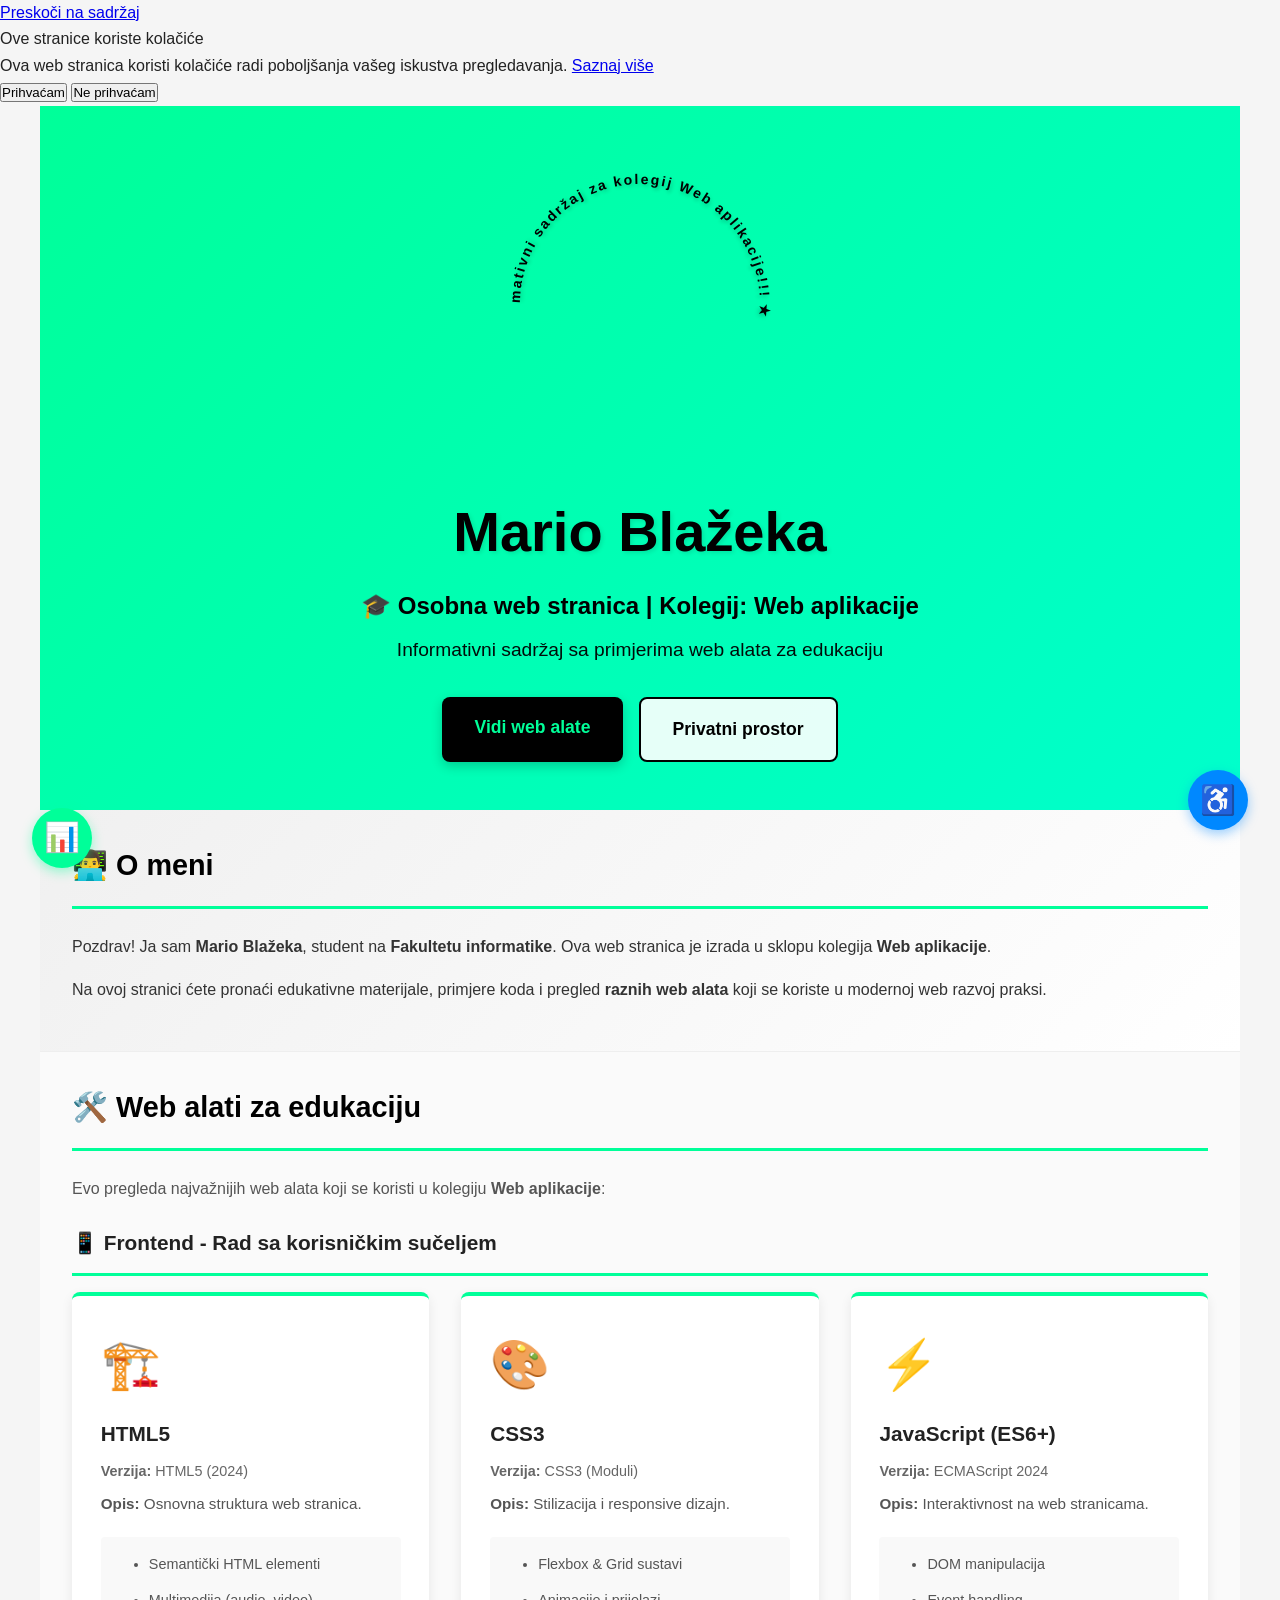
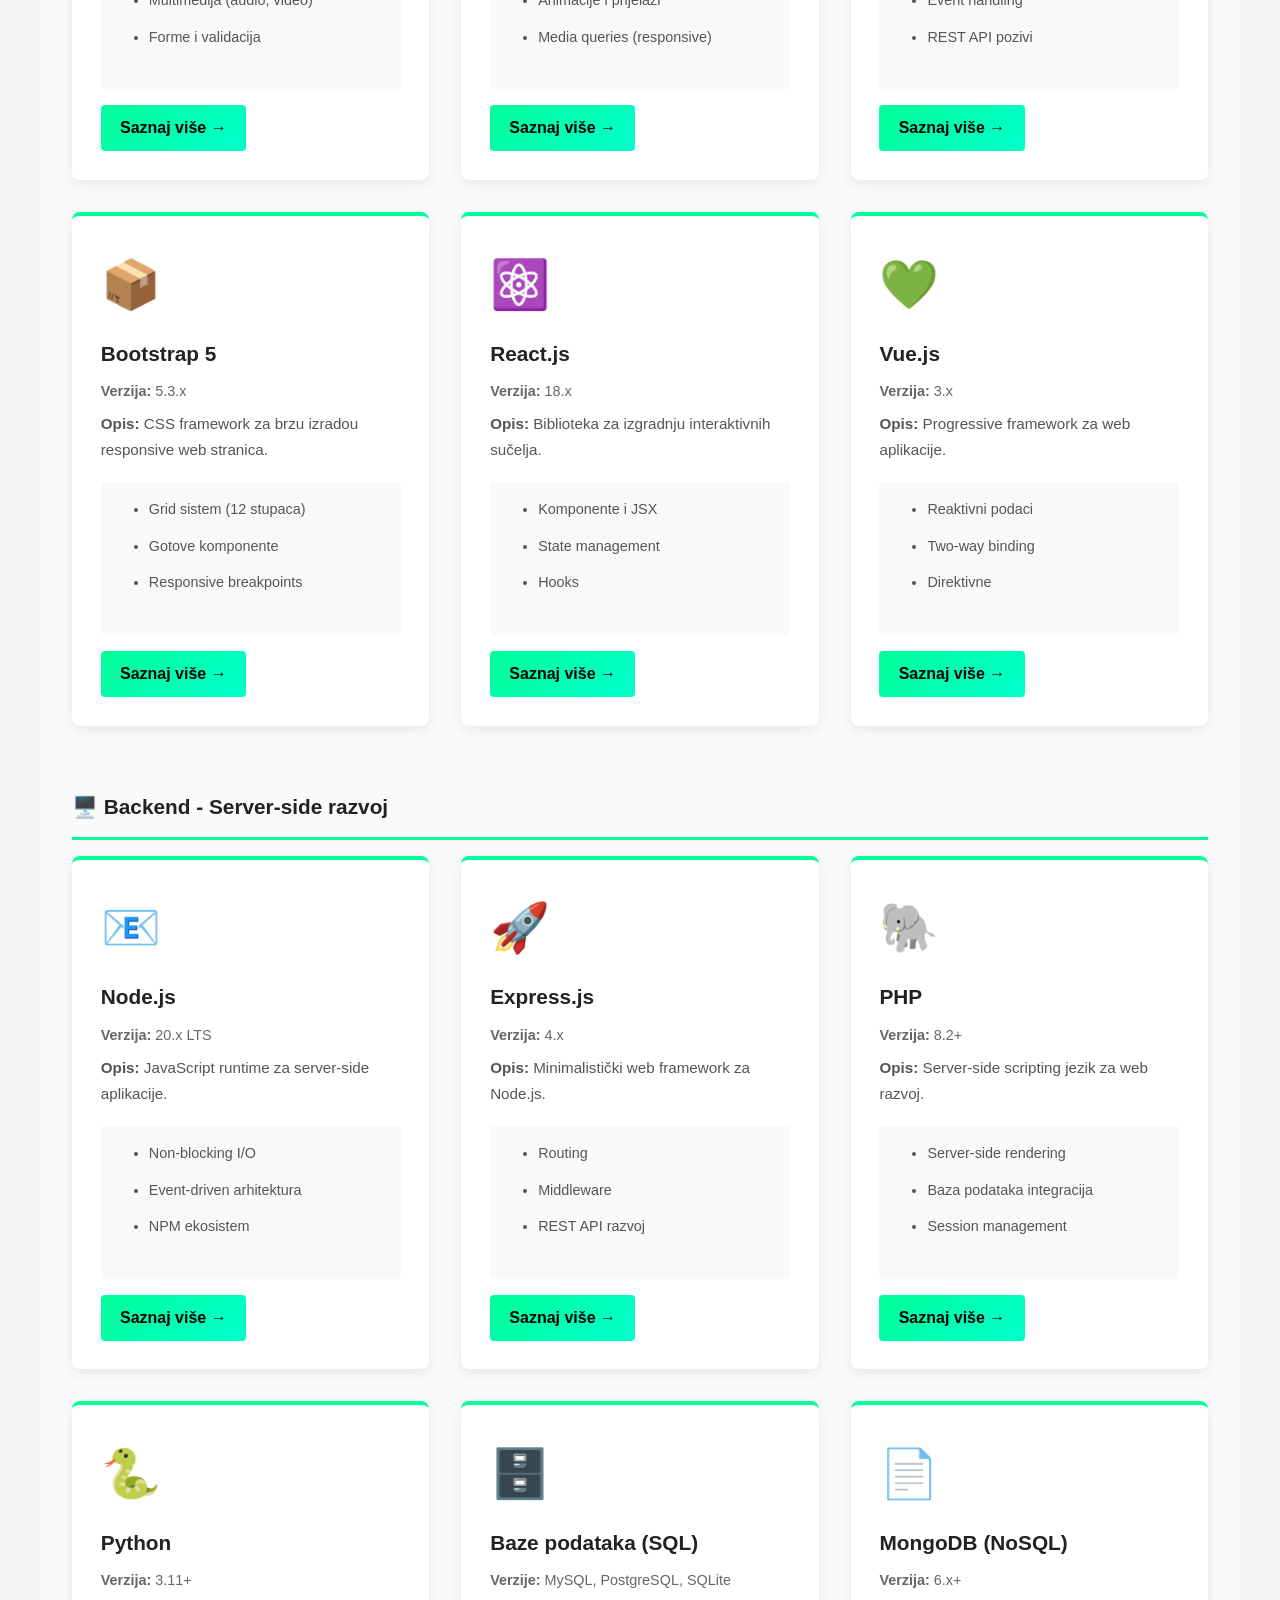
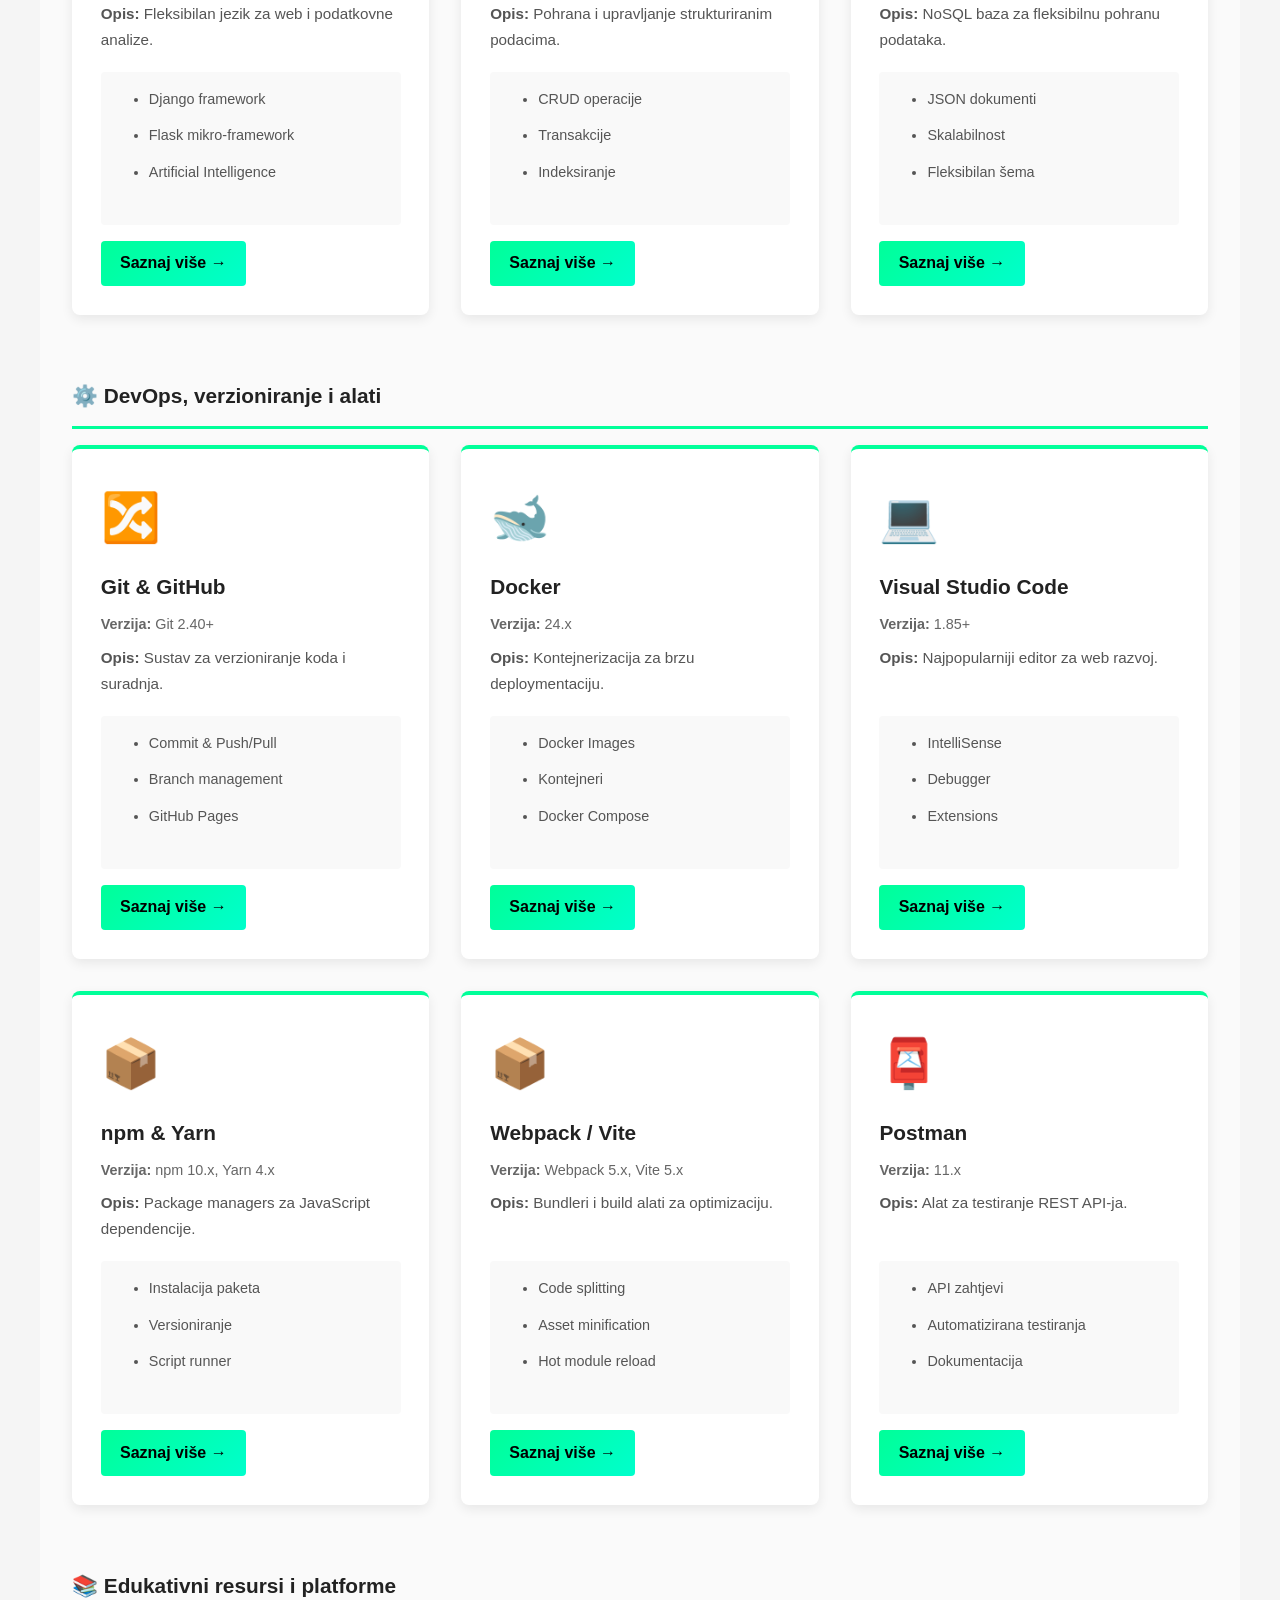
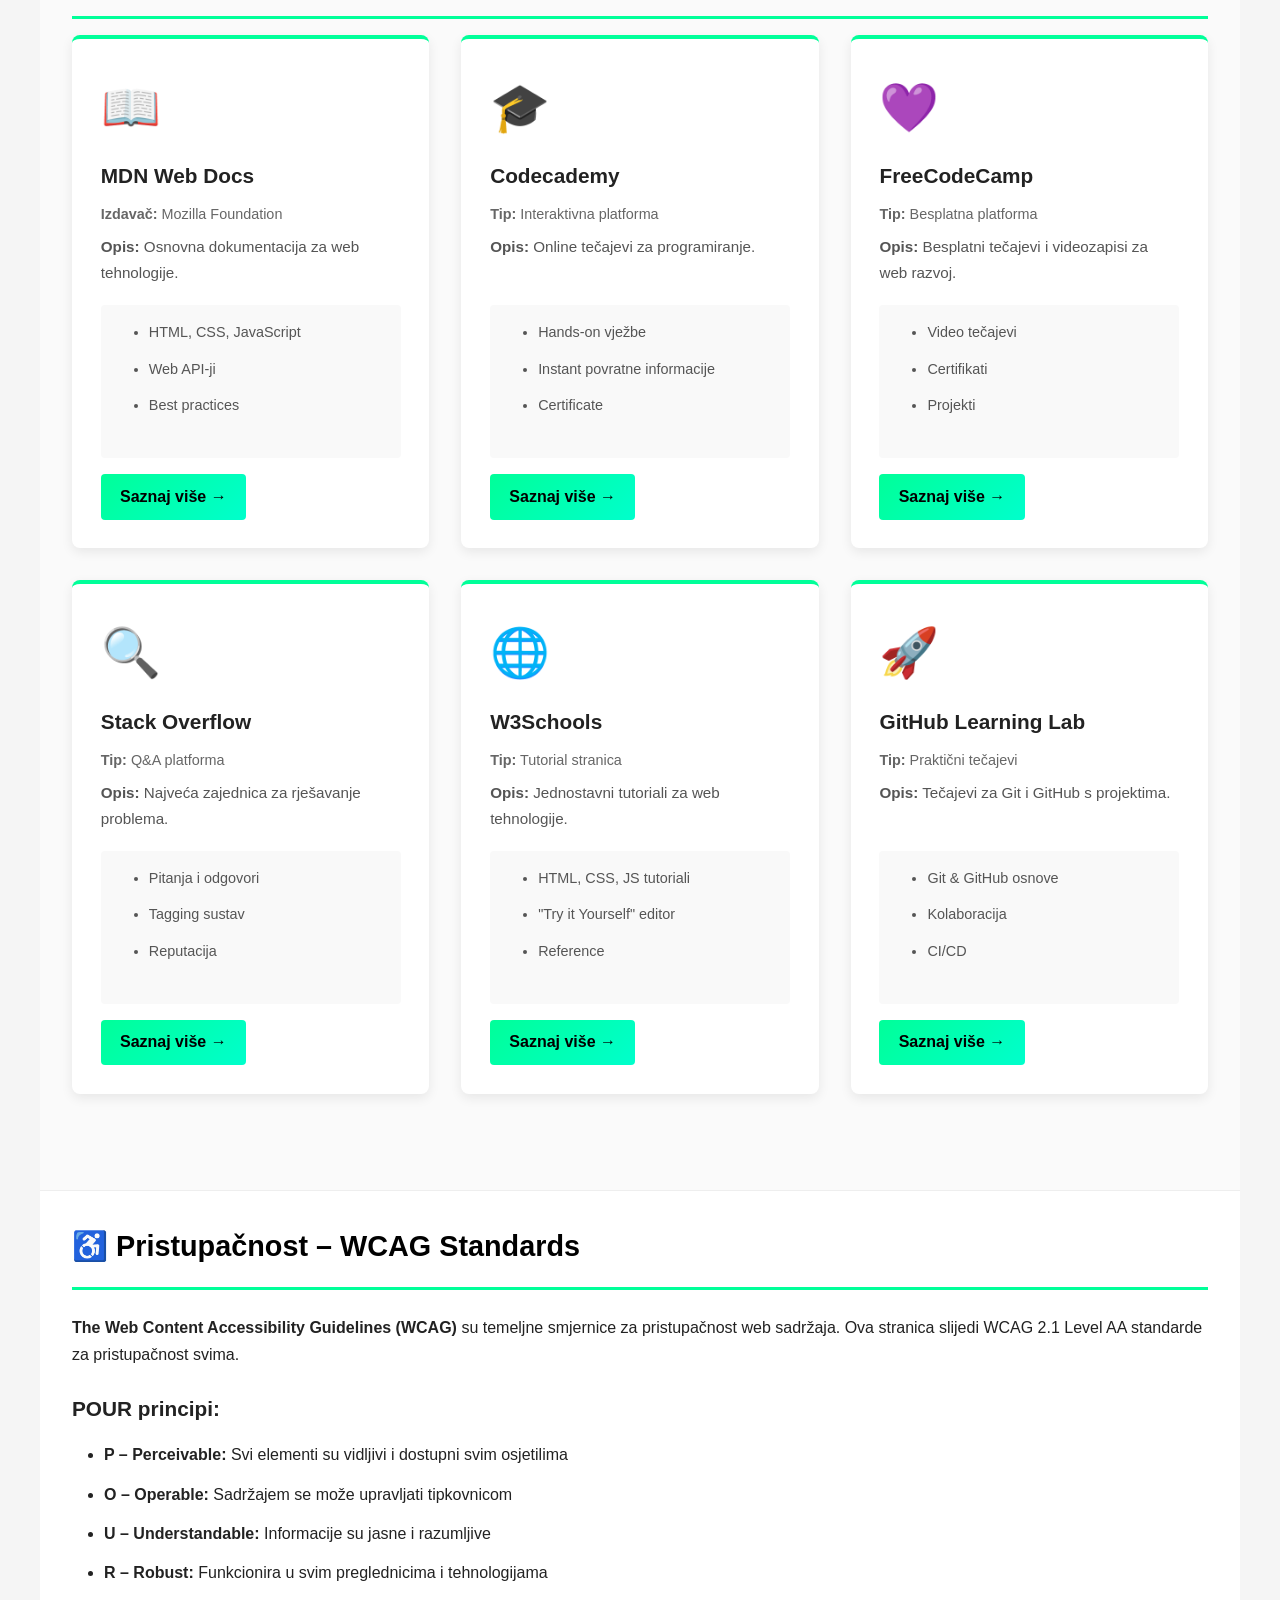
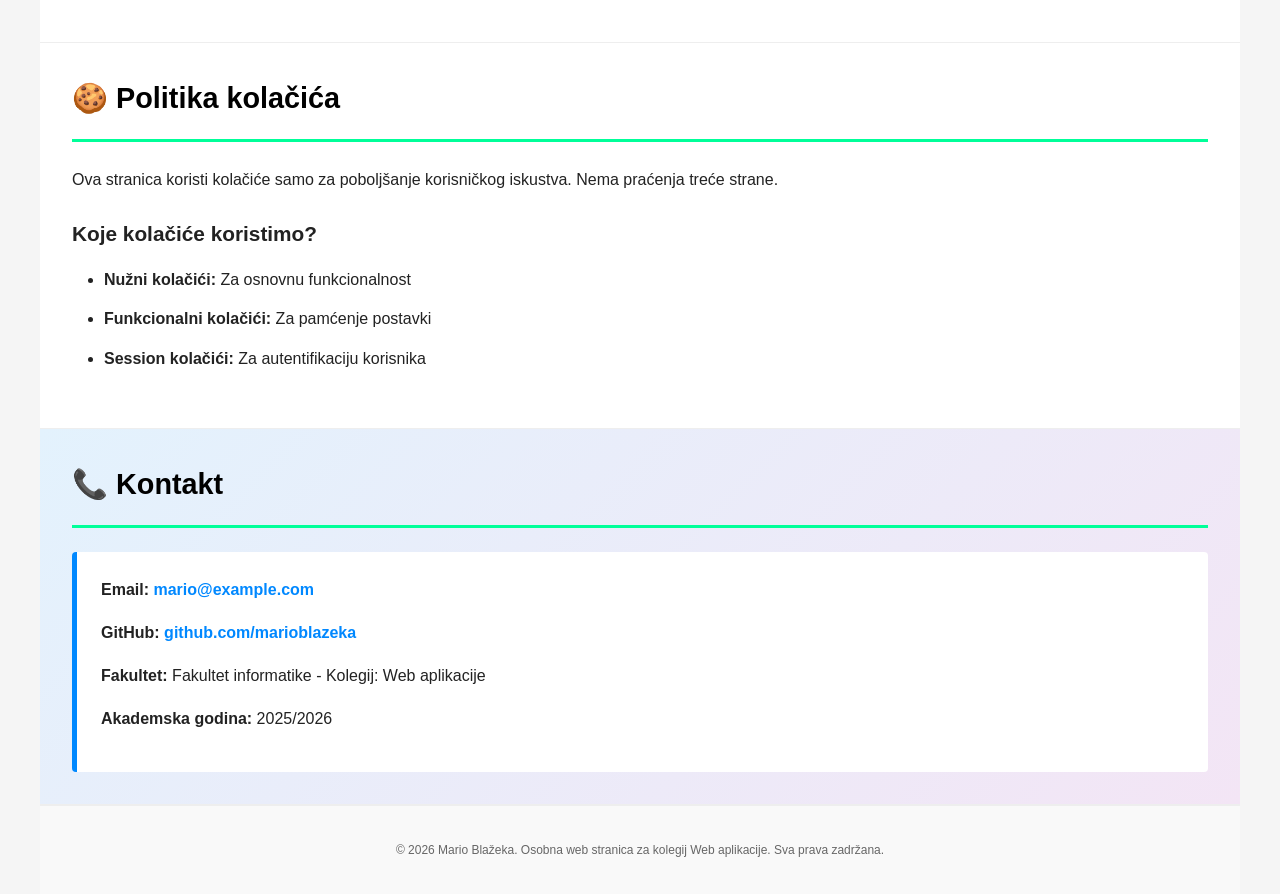
<file: index.html>
<!DOCTYPE html>
<html lang="hr">
<head>
    <meta charset="UTF-8">
    <meta name="viewport" content="width=device-width, initial-scale=1.0">
    <meta name="description" content="Mario Blažeka - Osobna web stranica | Web aplikacije - Edukativni sadržaj sa web alatima">
    <title>Mario Blažeka – Osobna web stranica | Web aplikacije</title>
    
    <!-- FAVICON - sa tekstom -->
    <link rel="icon" type="image/svg+xml" href="favicon.svg">
    <link rel="apple-touch-icon" href="favicon.svg">
    
    <link rel="stylesheet" href="css/style.css">
</head>
<body>

    <!-- JAVASCRIPT ZA TRČEĆI TEKST U KARTICI -->
    <script>
        // Tekst koji se vrti u kartici
        const scrollingText = "★ Mario Blažeka : Mario Blažeka osobna Web stranica, primjer sa raznim web alatima za edukaciju! Informativni sadržaj za kolegij Web aplikacije!!! ★ ";
        let position = 0;

        // Funkcija za ažuriranje naslova kartice
        function updateTabTitle() {
            // Pomakni poziciju
            position = (position + 1) % scrollingText.length;
            
            // Prikaži dio teksta koji "trči"
            const displayText = scrollingText.substring(position) + scrollingText.substring(0, position);
            
            // Postavi naslov kartice
            document.title = displayText.substring(0, 60); // Prikaži samo prvih 60 znakova
        }

        // Pokreni animaciju svakih 200ms (bržina trčanja)
        setInterval(updateTabTitle, 200);

        // Vrati originalni naslov kad korisnik vrati fokus na tab
        document.addEventListener('visibilitychange', function() {
            if (!document.hidden) {
                // Tab je fokusiran - vrati originalni naslov
                document.title = "Mario Blažeka – Osobna web stranica | Web aplikacije";
                position = 0;
            } else {
                // Tab je u pozadini - nastavi sa trčećim tekstom
            }
        });

        // Kad se tab zatvori/otakne
        window.addEventListener('blur', function() {
            document.title = "Mario Blažeka – Vrati se! 👈";
        });

        window.addEventListener('focus', function() {
            document.title = "Mario Blažeka – Osobna web stranica | Web aplikacije";
            position = 0;
        });
    </script>

    <!-- Skip to content -->
    <a id="pojo-a11y-skip-content" class="pojo-skip-link" tabindex="1" accesskey="s" href="#main-content" role="link">Preskoči na sadržaj</a>

    <!-- Kolačići banner -->
    <div id="cookie-banner" class="cookie-banner" role="dialog" aria-live="polite" aria-label="Obavijest o kolačićima">
        <div class="cookie-container">
            <div class="cookie-title">Ove stranice koriste kolačiće</div>
            <div class="cookie-desc">
                Ova web stranica koristi kolačiće radi poboljšanja vašeg iskustva pregledavanja. 
                <a href="#kolacici-section" class="cookie-more">Saznaj više</a>
            </div>
            <div class="cookie-buttons">
                <button id="accept-cookies" class="cookie-btn accept-btn">Prihvaćam</button>
                <button id="reject-cookies" class="cookie-btn reject-btn">Ne prihvaćam</button>
            </div>
        </div>
    </div>

    <main id="main-content" class="main-content" tabindex="-1">

        <!-- HERO SEKCIJA SA ANIMIRANIM TEKSTOM -->
        <header class="header hero-section">
            
            <!-- KREIRAJUĆI TEKST - Animirani tekst u krug -->
            <div class="rotating-text-container">
                <svg viewBox="0 0 300 300" class="rotating-text-svg">
                    <!-- Cirkularna putanja za tekst -->
                    <defs>
                        <path id="circlePath" 
                              d="M 150, 150 m -120, 0 a 120,120 0 1,1 240,0 a 120,120 0 1,1 -240,0" 
                              fill="none" />
                    </defs>
                    
                    <!-- Tekst koji se vrti u krug -->
                    <text class="rotating-text" font-size="18" font-weight="bold" fill="#000000" letter-spacing="4">
                        <textPath href="#circlePath" startOffset="0%" text-anchor="middle">
                            ★ Mario Blažeka osobna Web stranica  ★  Informativni sadržaj za kolegij Web aplikacije!!! ★
                        </textPath>
                    </text>
                </svg>
            </div>

            <div class="hero-content">
                <h1>Mario Blažeka</h1>
                <p class="subtitle">🎓 Osobna web stranica | Kolegij: Web aplikacije</p>
                <p class="description">Informativni sadržaj sa primjerima web alata za edukaciju</p>
                <div class="hero-buttons">
                    <a href="#web-alati" class="btn-primary">Vidi web alate</a>
                    <a href="login.html" class="btn-secondary">Privatni prostor</a>
                </div>
            </div>
        </header>

        <!-- O MENI SEKCIJA -->
        <section class="section about-section" aria-labelledby="about-title">
            <h2 id="about-title">👨‍💻 O meni</h2>
            <div class="about-content">
                <p>
                    Pozdrav! Ja sam <strong>Mario Blažeka</strong>, student na <strong>Fakultetu informatike</strong>.
                    Ova web stranica je izrada u sklopu kolegija <strong>Web aplikacije</strong>.
                </p>
                <p>
                    Na ovoj stranici ćete pronaći edukativne materijale, primjere koda i pregled 
                    <strong>raznih web alata</strong> koji se koriste u modernoj web razvoj praksi.
                </p>
            </div>
        </section>

        <!-- WEB ALATI SEKCIJA -->
        <section id="web-alati" class="section web-tools-section" aria-labelledby="tools-title">
            <h2 id="tools-title">🛠️ Web alati za edukaciju</h2>
            <p class="intro-text">
                Evo pregleda najvažnijih web alata koji se koristi u kolegiju <strong>Web aplikacije</strong>:
            </p>

            <!-- FRONTEND -->
            <div class="tools-category">
                <h3>📱 Frontend - Rad sa korisničkim sučeljem</h3>
                <div class="tools-grid">
                    <div class="tool-card">
                        <div class="tool-icon">🏗️</div>
                        <h4>HTML5</h4>
                        <p><strong>Verzija:</strong> HTML5 (2024)</p>
                        <p><strong>Opis:</strong> Osnovna struktura web stranica.</p>
                        <div class="tool-features">
                            <ul>
                                <li>Semantički HTML elementi</li>
                                <li>Multimedija (audio, video)</li>
                                <li>Forme i validacija</li>
                            </ul>
                        </div>
                        <a href="https://developer.mozilla.org/en-US/docs/Web/HTML" target="_blank" class="btn-link">Saznaj više →</a>
                    </div>

                    <div class="tool-card">
                        <div class="tool-icon">🎨</div>
                        <h4>CSS3</h4>
                        <p><strong>Verzija:</strong> CSS3 (Moduli)</p>
                        <p><strong>Opis:</strong> Stilizacija i responsive dizajn.</p>
                        <div class="tool-features">
                            <ul>
                                <li>Flexbox & Grid sustavi</li>
                                <li>Animacije i prijelazi</li>
                                <li>Media queries (responsive)</li>
                            </ul>
                        </div>
                        <a href="https://developer.mozilla.org/en-US/docs/Web/CSS" target="_blank" class="btn-link">Saznaj više →</a>
                    </div>

                    <div class="tool-card">
                        <div class="tool-icon">⚡</div>
                        <h4>JavaScript (ES6+)</h4>
                        <p><strong>Verzija:</strong> ECMAScript 2024</p>
                        <p><strong>Opis:</strong> Interaktivnost na web stranicama.</p>
                        <div class="tool-features">
                            <ul>
                                <li>DOM manipulacija</li>
                                <li>Event handling</li>
                                <li>REST API pozivi</li>
                            </ul>
                        </div>
                        <a href="https://developer.mozilla.org/en-US/docs/Web/JavaScript" target="_blank" class="btn-link">Saznaj više →</a>
                    </div>

                    <div class="tool-card">
                        <div class="tool-icon">📦</div>
                        <h4>Bootstrap 5</h4>
                        <p><strong>Verzija:</strong> 5.3.x</p>
                        <p><strong>Opis:</strong> CSS framework za brzu izradou responsive web stranica.</p>
                        <div class="tool-features">
                            <ul>
                                <li>Grid sistem (12 stupaca)</li>
                                <li>Gotove komponente</li>
                                <li>Responsive breakpoints</li>
                            </ul>
                        </div>
                        <a href="https://getbootstrap.com/" target="_blank" class="btn-link">Saznaj više →</a>
                    </div>

                    <div class="tool-card">
                        <div class="tool-icon">⚛️</div>
                        <h4>React.js</h4>
                        <p><strong>Verzija:</strong> 18.x</p>
                        <p><strong>Opis:</strong> Biblioteka za izgradnju interaktivnih sučelja.</p>
                        <div class="tool-features">
                            <ul>
                                <li>Komponente i JSX</li>
                                <li>State management</li>
                                <li>Hooks</li>
                            </ul>
                        </div>
                        <a href="https://react.dev/" target="_blank" class="btn-link">Saznaj više →</a>
                    </div>

                    <div class="tool-card">
                        <div class="tool-icon">💚</div>
                        <h4>Vue.js</h4>
                        <p><strong>Verzija:</strong> 3.x</p>
                        <p><strong>Opis:</strong> Progressive framework za web aplikacije.</p>
                        <div class="tool-features">
                            <ul>
                                <li>Reaktivni podaci</li>
                                <li>Two-way binding</li>
                                <li>Direktivne</li>
                            </ul>
                        </div>
                        <a href="https://vuejs.org/" target="_blank" class="btn-link">Saznaj više →</a>
                    </div>
                </div>
            </div>

            <!-- BACKEND -->
            <div class="tools-category">
                <h3>🖥️ Backend - Server-side razvoj</h3>
                <div class="tools-grid">
                    <div class="tool-card">
                        <div class="tool-icon">📧</div>
                        <h4>Node.js</h4>
                        <p><strong>Verzija:</strong> 20.x LTS</p>
                        <p><strong>Opis:</strong> JavaScript runtime za server-side aplikacije.</p>
                        <div class="tool-features">
                            <ul>
                                <li>Non-blocking I/O</li>
                                <li>Event-driven arhitektura</li>
                                <li>NPM ekosistem</li>
                            </ul>
                        </div>
                        <a href="https://nodejs.org/" target="_blank" class="btn-link">Saznaj više →</a>
                    </div>

                    <div class="tool-card">
                        <div class="tool-icon">🚀</div>
                        <h4>Express.js</h4>
                        <p><strong>Verzija:</strong> 4.x</p>
                        <p><strong>Opis:</strong> Minimalistički web framework za Node.js.</p>
                        <div class="tool-features">
                            <ul>
                                <li>Routing</li>
                                <li>Middleware</li>
                                <li>REST API razvoj</li>
                            </ul>
                        </div>
                        <a href="https://expressjs.com/" target="_blank" class="btn-link">Saznaj više →</a>
                    </div>

                    <div class="tool-card">
                        <div class="tool-icon">🐘</div>
                        <h4>PHP</h4>
                        <p><strong>Verzija:</strong> 8.2+</p>
                        <p><strong>Opis:</strong> Server-side scripting jezik za web razvoj.</p>
                        <div class="tool-features">
                            <ul>
                                <li>Server-side rendering</li>
                                <li>Baza podataka integracija</li>
                                <li>Session management</li>
                            </ul>
                        </div>
                        <a href="https://www.php.net/" target="_blank" class="btn-link">Saznaj više →</a>
                    </div>

                    <div class="tool-card">
                        <div class="tool-icon">🐍</div>
                        <h4>Python</h4>
                        <p><strong>Verzija:</strong> 3.11+</p>
                        <p><strong>Opis:</strong> Fleksibilan jezik za web i podatkovne analize.</p>
                        <div class="tool-features">
                            <ul>
                                <li>Django framework</li>
                                <li>Flask mikro-framework</li>
                                <li>Artificial Intelligence</li>
                            </ul>
                        </div>
                        <a href="https://www.python.org/" target="_blank" class="btn-link">Saznaj više →</a>
                    </div>

                    <div class="tool-card">
                        <div class="tool-icon">🗄️</div>
                        <h4>Baze podataka (SQL)</h4>
                        <p><strong>Verzije:</strong> MySQL, PostgreSQL, SQLite</p>
                        <p><strong>Opis:</strong> Pohrana i upravljanje strukturiranim podacima.</p>
                        <div class="tool-features">
                            <ul>
                                <li>CRUD operacije</li>
                                <li>Transakcije</li>
                                <li>Indeksiranje</li>
                            </ul>
                        </div>
                        <a href="https://www.mysql.com/" target="_blank" class="btn-link">Saznaj više →</a>
                    </div>

                    <div class="tool-card">
                        <div class="tool-icon">📄</div>
                        <h4>MongoDB (NoSQL)</h4>
                        <p><strong>Verzija:</strong> 6.x+</p>
                        <p><strong>Opis:</strong> NoSQL baza za fleksibilnu pohranu podataka.</p>
                        <div class="tool-features">
                            <ul>
                                <li>JSON dokumenti</li>
                                <li>Skalabilnost</li>
                                <li>Fleksibilan šema</li>
                            </ul>
                        </div>
                        <a href="https://www.mongodb.com/" target="_blank" class="btn-link">Saznaj više →</a>
                    </div>
                </div>
            </div>

            <!-- DEVOPS -->
            <div class="tools-category">
                <h3>⚙️ DevOps, verzioniranje i alati</h3>
                <div class="tools-grid">
                    <div class="tool-card">
                        <div class="tool-icon">🔀</div>
                        <h4>Git & GitHub</h4>
                        <p><strong>Verzija:</strong> Git 2.40+</p>
                        <p><strong>Opis:</strong> Sustav za verzioniranje koda i suradnja.</p>
                        <div class="tool-features">
                            <ul>
                                <li>Commit & Push/Pull</li>
                                <li>Branch management</li>
                                <li>GitHub Pages</li>
                            </ul>
                        </div>
                        <a href="https://github.com/" target="_blank" class="btn-link">Saznaj više →</a>
                    </div>

                    <div class="tool-card">
                        <div class="tool-icon">🐋</div>
                        <h4>Docker</h4>
                        <p><strong>Verzija:</strong> 24.x</p>
                        <p><strong>Opis:</strong> Kontejnerizacija za brzu deploymentaciju.</p>
                        <div class="tool-features">
                            <ul>
                                <li>Docker Images</li>
                                <li>Kontejneri</li>
                                <li>Docker Compose</li>
                            </ul>
                        </div>
                        <a href="https://www.docker.com/" target="_blank" class="btn-link">Saznaj više →</a>
                    </div>

                    <div class="tool-card">
                        <div class="tool-icon">💻</div>
                        <h4>Visual Studio Code</h4>
                        <p><strong>Verzija:</strong> 1.85+</p>
                        <p><strong>Opis:</strong> Najpopularniji editor za web razvoj.</p>
                        <div class="tool-features">
                            <ul>
                                <li>IntelliSense</li>
                                <li>Debugger</li>
                                <li>Extensions</li>
                            </ul>
                        </div>
                        <a href="https://code.visualstudio.com/" target="_blank" class="btn-link">Saznaj više →</a>
                    </div>

                    <div class="tool-card">
                        <div class="tool-icon">📦</div>
                        <h4>npm & Yarn</h4>
                        <p><strong>Verzija:</strong> npm 10.x, Yarn 4.x</p>
                        <p><strong>Opis:</strong> Package managers za JavaScript dependencije.</p>
                        <div class="tool-features">
                            <ul>
                                <li>Instalacija paketa</li>
                                <li>Versioniranje</li>
                                <li>Script runner</li>
                            </ul>
                        </div>
                        <a href="https://www.npmjs.com/" target="_blank" class="btn-link">Saznaj više →</a>
                    </div>

                    <div class="tool-card">
                        <div class="tool-icon">📦</div>
                        <h4>Webpack / Vite</h4>
                        <p><strong>Verzija:</strong> Webpack 5.x, Vite 5.x</p>
                        <p><strong>Opis:</strong> Bundleri i build alati za optimizaciju.</p>
                        <div class="tool-features">
                            <ul>
                                <li>Code splitting</li>
                                <li>Asset minification</li>
                                <li>Hot module reload</li>
                            </ul>
                        </div>
                        <a href="https://webpack.js.org/" target="_blank" class="btn-link">Saznaj više →</a>
                    </div>

                    <div class="tool-card">
                        <div class="tool-icon">📮</div>
                        <h4>Postman</h4>
                        <p><strong>Verzija:</strong> 11.x</p>
                        <p><strong>Opis:</strong> Alat za testiranje REST API-ja.</p>
                        <div class="tool-features">
                            <ul>
                                <li>API zahtjevi</li>
                                <li>Automatizirana testiranja</li>
                                <li>Dokumentacija</li>
                            </ul>
                        </div>
                        <a href="https://www.postman.com/" target="_blank" class="btn-link">Saznaj više →</a>
                    </div>
                </div>
            </div>

            <!-- EDUKACIJA -->
            <div class="tools-category">
                <h3>📚 Edukativni resursi i platforme</h3>
                <div class="tools-grid">
                    <div class="tool-card">
                        <div class="tool-icon">📖</div>
                        <h4>MDN Web Docs</h4>
                        <p><strong>Izdavač:</strong> Mozilla Foundation</p>
                        <p><strong>Opis:</strong> Osnovna dokumentacija za web tehnologije.</p>
                        <div class="tool-features">
                            <ul>
                                <li>HTML, CSS, JavaScript</li>
                                <li>Web API-ji</li>
                                <li>Best practices</li>
                            </ul>
                        </div>
                        <a href="https://developer.mozilla.org/" target="_blank" class="btn-link">Saznaj više →</a>
                    </div>

                    <div class="tool-card">
                        <div class="tool-icon">🎓</div>
                        <h4>Codecademy</h4>
                        <p><strong>Tip:</strong> Interaktivna platforma</p>
                        <p><strong>Opis:</strong> Online tečajevi za programiranje.</p>
                        <div class="tool-features">
                            <ul>
                                <li>Hands-on vježbe</li>
                                <li>Instant povratne informacije</li>
                                <li>Certificate</li>
                            </ul>
                        </div>
                        <a href="https://www.codecademy.com/" target="_blank" class="btn-link">Saznaj više →</a>
                    </div>

                    <div class="tool-card">
                        <div class="tool-icon">💜</div>
                        <h4>FreeCodeCamp</h4>
                        <p><strong>Tip:</strong> Besplatna platforma</p>
                        <p><strong>Opis:</strong> Besplatni tečajevi i videozapisi za web razvoj.</p>
                        <div class="tool-features">
                            <ul>
                                <li>Video tečajevi</li>
                                <li>Certifikati</li>
                                <li>Projekti</li>
                            </ul>
                        </div>
                        <a href="https://www.freecodecamp.org/" target="_blank" class="btn-link">Saznaj više →</a>
                    </div>

                    <div class="tool-card">
                        <div class="tool-icon">🔍</div>
                        <h4>Stack Overflow</h4>
                        <p><strong>Tip:</strong> Q&A platforma</p>
                        <p><strong>Opis:</strong> Najveća zajednica za rješavanje problema.</p>
                        <div class="tool-features">
                            <ul>
                                <li>Pitanja i odgovori</li>
                                <li>Tagging sustav</li>
                                <li>Reputacija</li>
                            </ul>
                        </div>
                        <a href="https://stackoverflow.com/" target="_blank" class="btn-link">Saznaj više →</a>
                    </div>

                    <div class="tool-card">
                        <div class="tool-icon">🌐</div>
                        <h4>W3Schools</h4>
                        <p><strong>Tip:</strong> Tutorial stranica</p>
                        <p><strong>Opis:</strong> Jednostavni tutoriali za web tehnologije.</p>
                        <div class="tool-features">
                            <ul>
                                <li>HTML, CSS, JS tutoriali</li>
                                <li>"Try it Yourself" editor</li>
                                <li>Reference</li>
                            </ul>
                        </div>
                        <a href="https://www.w3schools.com/" target="_blank" class="btn-link">Saznaj više →</a>
                    </div>

                    <div class="tool-card">
                        <div class="tool-icon">🚀</div>
                        <h4>GitHub Learning Lab</h4>
                        <p><strong>Tip:</strong> Praktični tečajevi</p>
                        <p><strong>Opis:</strong> Tečajevi za Git i GitHub s projektima.</p>
                        <div class="tool-features">
                            <ul>
                                <li>Git & GitHub osnove</li>
                                <li>Kolaboracija</li>
                                <li>CI/CD</li>
                            </ul>
                        </div>
                        <a href="https://github.com/skills" target="_blank" class="btn-link">Saznaj više →</a>
                    </div>
                </div>
            </div>
        </section>

        <!-- PRISTUPAČNOST SEKCIJA -->
        <section class="section" aria-labelledby="wcag-title">
            <h2 id="wcag-title">♿ Pristupačnost – WCAG Standards</h2>
            <p>
                <strong>The Web Content Accessibility Guidelines (WCAG)</strong> su temeljne smjernice za pristupačnost web sadržaja. 
                Ova stranica slijedi WCAG 2.1 Level AA standarde za pristupačnost svima.
            </p>
            <h3>POUR principi:</h3>
            <ul class="pour-list">
                <li><strong>P – Perceivable:</strong> Svi elementi su vidljivi i dostupni svim osjetilima</li>
                <li><strong>O – Operable:</strong> Sadržajem se može upravljati tipkovnicom</li>
                <li><strong>U – Understandable:</strong> Informacije su jasne i razumljive</li>
                <li><strong>R – Robust:</strong> Funkcionira u svim preglednicima i tehnologijama</li>
            </ul>
        </section>

        <!-- KOLAČIĆI SEKCIJA -->
        <section id="kolacici-section" class="section" aria-labelledby="cookie-policy">
            <h2 id="cookie-policy">🍪 Politika kolačića</h2>
            <p>
                Ova stranica koristi kolačiće samo za poboljšanje korisničkog iskustva. Nema praćenja treće strane.
            </p>
            <div class="cookie-full-text">
                <h3>Koje kolačiće koristimo?</h3>
                <ul>
                    <li><strong>Nužni kolačići:</strong> Za osnovnu funkcionalnost</li>
                    <li><strong>Funkcionalni kolačići:</strong> Za pamćenje postavki</li>
                    <li><strong>Session kolačići:</strong> Za autentifikaciju korisnika</li>
                </ul>
            </div>
        </section>

        <!-- KONTAKT SEKCIJA -->
        <section class="section contact-section" aria-labelledby="contact-title">
            <h2 id="contact-title">📞 Kontakt</h2>
            <div class="contact-info">
                <p><strong>Email:</strong> <a href="mailto:mario@example.com">mario@example.com</a></p>
                <p><strong>GitHub:</strong> <a href="https://github.com/marioblazeka" target="_blank">github.com/marioblazeka</a></p>
                <p><strong>Fakultet:</strong> Fakultet informatike - Kolegij: Web aplikacije</p>
                <p><strong>Akademska godina:</strong> 2025/2026</p>
            </div>
        </section>

        <!-- VISITOR COUNTER & STATISTICS -->
        <div id="stats-widget" class="stats-widget">
          <div class="stats-toggle" title="Statistika">
            📊
          </div>
          <div class="stats-panel" style="display: none;">
            <div class="stats-header">
              <h3>📈 Statistika portala</h3>
              <button class="stats-close" aria-label="Zatvori">✕</button>
            </div>
            <div class="stats-content">
              <div class="stat-item">
                <span class="stat-label">👥 Ukupno posjetitelja:</span>
                <span class="stat-value" id="total-visitors">0</span>
              </div>
              <div class="stat-item">
                <span class="stat-label">👤 Trenutno online:</span>
                <span class="stat-value" id="current-visitors">0</span>
              </div>
              <div class="stat-item">
                <span class="stat-label">📅 Posjetitelja danas:</span>
                <span class="stat-value" id="today-visitors">0</span>
              </div>
              <div class="stat-item">
                <span class="stat-label">⏱️ Učitavanja stranice:</span>
                <span class="stat-value" id="page-loads">0</span>
              </div>
              <div class="stat-item">
                <span class="stat-label">⌚ Vrijeme na portalu:</span>
                <span class="stat-value" id="visit-time">0m 0s</span>
              </div>
              <div class="stat-item">
                <span class="stat-label">🌐 Vremenski pojas:</span>
                <span class="stat-value" id="timezone">HR</span>
              </div>
              <div class="stat-item">
                <span class="stat-label">📱 Uređaj:</span>
                <span class="stat-value" id="device-type">Desktop</span>
              </div>
              <div class="stat-item">
                <span class="stat-label">💻 Browser:</span>
                <span class="stat-value" id="browser-type">Chrome</span>
              </div>
              <div class="stat-divider"></div>
              <div class="stat-item">
                <span class="stat-label">🔗 Zadnja posjeta:</span>
                <span class="stat-value" id="last-visit">Sada</span>
              </div>
              <div class="stat-item">
                <span class="stat-label">🎯 Česta stranica:</span>
                <span class="stat-value" id="most-viewed">index.html</span>
              </div>
            </div>
          </div>
        </div>

        <!-- JAVASCRIPT ZA STATISTIKU -->
        <script>
          (function() {
            class VisitorStats {
              constructor() {
                this.initStats();
                this.updateStats();
                this.startTimer();
              }

              initStats() {
                const stats = JSON.parse(localStorage.getItem('visitorStats')) || {
                  totalVisitors: 0,
                  currentVisitors: 0,
                  todayVisitors: 0,
                  pageLoads: 0,
                  lastVisit: new Date().toLocaleString('hr-HR'),
                  sessionStartTime: Date.now(),
                  mostViewedPage: window.location.pathname,
                  browserType: this.detectBrowser(),
                  deviceType: this.detectDevice(),
                  timezone: this.getTimezone()
                };

                stats.totalVisitors++;
                stats.pageLoads++;
                stats.lastVisit = new Date().toLocaleString('hr-HR');

                const today = new Date().toDateString();
                const lastDay = localStorage.getItem('lastVisitDay') || '';
                
                if (today === lastDay) {
                  stats.todayVisitors = parseInt(localStorage.getItem('todayVisitors')) || 0;
                  stats.todayVisitors++;
                } else {
                  stats.todayVisitors = 1;
                  localStorage.setItem('lastVisitDay', today);
                }

                localStorage.setItem('visitorStats', JSON.stringify(stats));
                localStorage.setItem('todayVisitors', stats.todayVisitors);
                localStorage.setItem('sessionStartTime', stats.sessionStartTime);

                const currentOnline = Math.floor(Math.random() * 15) + 1;
                localStorage.setItem('currentVisitors', currentOnline);

                return stats;
              }

              detectBrowser() {
                const userAgent = navigator.userAgent;
                if (userAgent.indexOf('Firefox') > -1) return 'Firefox';
                if (userAgent.indexOf('Chrome') > -1) return 'Chrome';
                if (userAgent.indexOf('Safari') > -1) return 'Safari';
                if (userAgent.indexOf('Edge') > -1) return 'Edge';
                return 'Nepoznat';
              }

              detectDevice() {
                const userAgent = navigator.userAgent;
                if (/mobile/i.test(userAgent)) return '📱 Mobitel';
                if (/tablet/i.test(userAgent)) return '📱 Tablet';
                return '💻 Desktop';
              }

              getTimezone() {
                const timezone = Intl.DateTimeFormat().resolvedOptions().timeZone;
                if (timezone.includes('Europe/Zagreb')) return '🇭🇷 Hrvatska (UTC+1)';
                return timezone;
              }

              updateStats() {
                const stats = JSON.parse(localStorage.getItem('visitorStats'));
                const currentOnline = parseInt(localStorage.getItem('currentVisitors')) || 0;
                const todayVisitors = parseInt(localStorage.getItem('todayVisitors')) || 0;

                document.getElementById('total-visitors').textContent = 
                  stats.totalVisitors.toLocaleString('hr-HR');
                document.getElementById('current-visitors').textContent = 
                  currentOnline.toLocaleString('hr-HR');
                document.getElementById('today-visitors').textContent = 
                  todayVisitors.toLocaleString('hr-HR');
                document.getElementById('page-loads').textContent = 
                  stats.pageLoads.toLocaleString('hr-HR');
                document.getElementById('timezone').textContent = stats.timezone;
                document.getElementById('device-type').textContent = stats.deviceType;
                document.getElementById('browser-type').textContent = stats.browserType;
                document.getElementById('last-visit').textContent = stats.lastVisit;
                document.getElementById('most-viewed').textContent = stats.mostViewedPage;
              }

              startTimer() {
                setInterval(() => {
                  const sessionStart = parseInt(localStorage.getItem('sessionStartTime'));
                  const elapsed = Math.floor((Date.now() - sessionStart) / 1000);
                  
                  const minutes = Math.floor(elapsed / 60);
                  const seconds = elapsed % 60;
                  
                  document.getElementById('visit-time').textContent = 
                    `${minutes}m ${seconds}s`;

                  if (Math.random() > 0.95) {
                    const current = Math.floor(Math.random() * 20) + 1;
                    localStorage.setItem('currentVisitors', current);
                    this.updateStats();
                  }
                }, 1000);
              }
            }

            document.addEventListener('DOMContentLoaded', function() {
              new VisitorStats();
              initStatsWidget();
            });

            function initStatsWidget() {
              const toggle = document.querySelector('.stats-toggle');
              const panel = document.querySelector('.stats-panel');
              const closeBtn = document.querySelector('.stats-close');

              toggle.addEventListener('click', function(e) {
                e.stopPropagation();
                panel.style.display = panel.style.display === 'none' ? 'block' : 'none';
              });

              closeBtn.addEventListener('click', function() {
                panel.style.display = 'none';
              });

              document.addEventListener('click', function(event) {
                if (!event.target.closest('.stats-widget')) {
                  panel.style.display = 'none';
                }
              });
            }
          })();
        </script>

    </main>

    <!-- Back to top -->
    <button id="backToTop" class="back-to-top" aria-label="Vrati se na vrh stranice">↑</button>

    <!-- Footer -->
    <footer class="footer">
        <p><small>&copy; 2026 Mario Blažeka. Osobna web stranica za kolegij Web aplikacije. Sva prava zadržana.</small></p>
    </footer>

    <!-- JAVASCRIPT ZA KOLAČIĆE I BACK-TO-TOP -->
    <script>
        document.addEventListener("DOMContentLoaded", function () {
            var banner = document.getElementById('cookie-banner');
            var acceptBtn = document.getElementById('accept-cookies');
            var rejectBtn = document.getElementById('reject-cookies');
            
            if (!localStorage.getItem('cookiesAccepted')) {
                banner.style.display = 'block';
            } else {
                banner.style.display = 'none';
            }
            
            acceptBtn.onclick = function(){
                localStorage.setItem('cookiesAccepted', '1');
                banner.style.display = 'none';
            };
            
            rejectBtn.onclick = function(){
                localStorage.setItem('cookiesAccepted', '0');
                banner.style.display = 'none';
            };
        });

        var backToTop = document.getElementById("backToTop");
        window.addEventListener("scroll", function() {
            if (window.scrollY > 300) {
                backToTop.style.display = "block";
            } else {
                backToTop.style.display = "none";
            }
        });
        backToTop.addEventListener('click', function() {
            window.scrollTo({ top: 0, behavior: 'smooth' });
        });
    </script>

    <!-- ACCESSIBILITY WIDGET - 29 mogućnosti pristupačnosti -->
    <script src="js/accessibility-widget.js"></script>

</body>
</html>
</file>
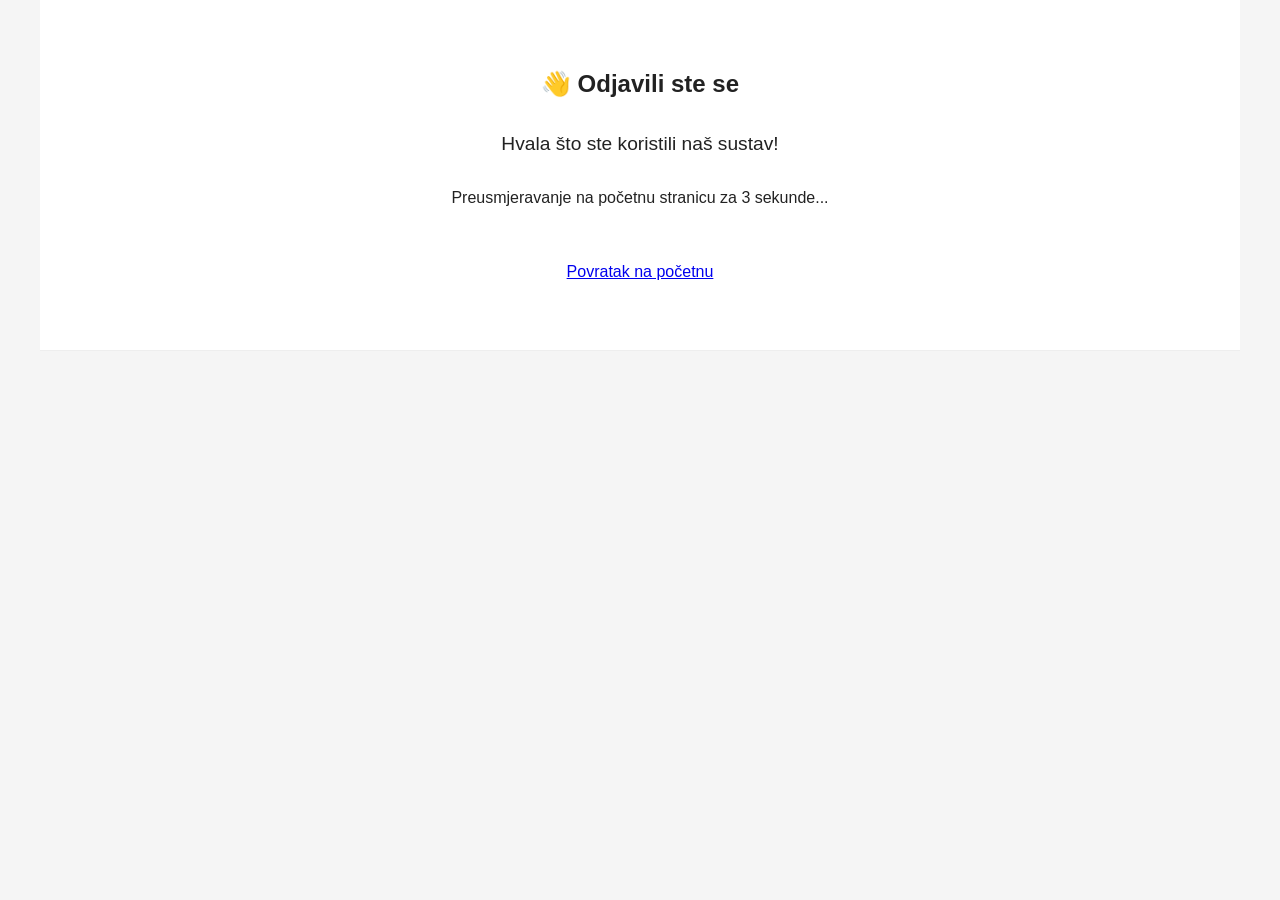
<file: logout.html>
<!DOCTYPE html>
<html lang="hr">
<head>
    <meta charset="UTF-8">
    <meta name="viewport" content="width=device-width, initial-scale=1.0">
    <title>Odjavljivanje...</title>
    <link rel="icon" type="image/x-icon" href="favicon.ico">
    <link rel="stylesheet" href="css/style.css">
</head>
<body>

    <main id="main-content" class="main-content">
        <section class="section" style="text-align: center; padding: 4rem 2rem;">
            <h1>👋 Odjavili ste se</h1>
            <p style="font-size: 1.2rem; margin: 1.5rem 0;">Hvala što ste koristili naš sustav!</p>
            <p id="redirect-message">Preusmjeravanje na početnu stranicu za 3 sekunde...</p>
            <a href="index.html" class="btn-submit" style="display: inline-block; margin-top: 2rem;">
                Povratak na početnu
            </a>
        </section>
    </main>

    <script>
        // Redirekcija nakon 3 sekunde
        setTimeout(() => {
            window.location.href = 'index.html';
        }, 3000);
    </script>

</body>
</html>
</file>
<file: css/style.css>
/* ============================================
   ANIMIRANI TEKST U KRUG
   ============================================ */

.rotating-text-container {
    position: relative;
    width: 300px;
    height: 300px;
    margin: 0 auto 2rem;
}

.rotating-text-svg {
    width: 100%;
    height: 100%;
    animation: rotateSvg 30s linear infinite;
}

.rotating-text {
    font-family: 'Arial', sans-serif;
    font-weight: bold;
    font-size: 14px;
    letter-spacing: 2px;
    fill: #000000;
    text-shadow: 2px 2px 4px rgba(0, 0, 0, 0.2);
    animation: none;
}

@keyframes rotateSvg {
    from {
        transform: rotate(0deg);
    }
    to {
        transform: rotate(360deg);
    }
}

/* ============================================
   HERO SEKCIJA
   ============================================ */

.hero-section {
    background: linear-gradient(135deg, #00ff99 0%, #00ffcc 100%);
    color: #000;
    padding: 3rem 2rem;
    text-align: center;
    border-radius: 0 !important;
    margin: 0 !important;
}

.hero-content h1 {
    font-size: 3.5rem;
    margin-bottom: 0.5rem;
    font-weight: 800;
    text-shadow: 2px 2px 4px rgba(0, 0, 0, 0.1);
}

.hero-content .subtitle {
    font-size: 1.5rem;
    margin-bottom: 0.5rem;
    font-weight: 600;
}

.hero-content .description {
    font-size: 1.2rem;
    margin-bottom: 2rem;
    opacity: 0.95;
}

.hero-buttons {
    display: flex;
    gap: 1rem;
    justify-content: center;
    flex-wrap: wrap;
}

.btn-primary, .btn-secondary {
    padding: 1rem 2rem;
    border: none;
    border-radius: 8px;
    font-size: 1.1rem;
    font-weight: 700;
    text-decoration: none;
    cursor: pointer;
    transition: all 0.3s;
    display: inline-block;
}

.btn-primary {
    background: #000;
    color: #00ff99;
    box-shadow: 0 4px 12px rgba(0, 0, 0, 0.2);
}

.btn-primary:hover {
    transform: translateY(-3px);
    box-shadow: 0 8px 20px rgba(0, 0, 0, 0.3);
}

.btn-secondary {
    background: rgba(255, 255, 255, 0.9);
    color: #000;
    border: 2px solid #000;
}

.btn-secondary:hover {
    background: #fff;
    transform: translateY(-3px);
}

/* ============================================
   ABOUT SEKCIJA
   ============================================ */

.about-section {
    background: linear-gradient(135deg, #f0f0f0 0%, #ffffff 100%);
}

.about-content p {
    font-size: 1.05rem;
    line-height: 1.8;
    color: #333;
}

/* ============================================
   WEB ALATI - GRID
   ============================================ */

.web-tools-section {
    background: #fafafa;
}

.intro-text {
    font-size: 1.1rem;
    margin-bottom: 2rem;
    color: #555;
}

.tools-category {
    margin-bottom: 4rem;
}

.tools-category h3 {
    font-size: 1.4rem;
    margin-bottom: 1.5rem;
    color: #000;
    border-bottom: 3px solid #00ff99;
    padding-bottom: 0.8rem;
}

.tools-grid {
    display: grid;
    grid-template-columns: repeat(auto-fit, minmax(320px, 1fr));
    gap: 2rem;
    margin-bottom: 2rem;
}

.tool-card {
    background: #fff;
    border-radius: 8px;
    padding: 1.8rem;
    box-shadow: 0 4px 12px rgba(0, 0, 0, 0.08);
    transition: all 0.3s;
    border-top: 4px solid #00ff99;
    display: flex;
    flex-direction: column;
}

.tool-card:hover {
    transform: translateY(-8px);
    box-shadow: 0 12px 24px rgba(0, 255, 153, 0.2);
    border-top-color: #00ffcc;
}

.tool-icon {
    font-size: 3rem;
    margin-bottom: 0.8rem;
}

.tool-card h4 {
    font-size: 1.3rem;
    margin-bottom: 0.5rem;
    color: #222;
}

.tool-card > p:first-of-type {
    font-size: 0.9rem;
    color: #666;
    margin-bottom: 0.5rem;
}

.tool-card > p:nth-of-type(2) {
    font-size: 0.95rem;
    color: #555;
    margin-bottom: 1.2rem;
    flex-grow: 1;
}

.tool-features {
    background: #f9f9f9;
    padding: 1rem;
    border-radius: 4px;
    margin-bottom: 1rem;
}

.tool-features strong {
    display: block;
    margin-bottom: 0.6rem;
    color: #222;
    font-size: 0.98rem;
}

.tool-features ul {
    margin-left: 1.2rem;
    margin-bottom: 0;
}

.tool-features li {
    margin-bottom: 0.4rem;
    font-size: 0.9rem;
    color: #555;
}

.btn-link {
    background: linear-gradient(135deg, #00ff99 0%, #00ffcc 100%);
    color: #000;
    padding: 0.6rem 1.2rem;
    border-radius: 4px;
    text-decoration: none;
    font-weight: 600;
    display: inline-block;
    transition: all 0.3s;
    align-self: flex-start;
}

.btn-link:hover {
    transform: translateX(4px);
    box-shadow: 0 4px 12px rgba(0, 255, 153, 0.3);
}

/* ============================================
   KONTAKT SEKCIJA
   ============================================ */

.contact-section {
    background: linear-gradient(135deg, #e3f2fd 0%, #f3e5f5 100%);
}

.contact-info {
    background: #fff;
    padding: 1.5rem;
    border-radius: 4px;
    border-left: 5px solid #0088ff;
}

.contact-info p {
    margin-bottom: 0.8rem;
    font-size: 1.05rem;
}

.contact-info a {
    color: #0088ff;
    text-decoration: none;
    font-weight: 600;
}

.contact-info a:hover {
    text-decoration: underline;
}

/* ============================================
   RESPONSIVE - TABLET
   ============================================ */

@media (max-width: 768px) {
    .rotating-text-container {
        width: 250px;
        height: 250px;
    }

    .rotating-text {
        font-size: 12px;
    }

    .hero-content h1 {
        font-size: 2.5rem;
    }

    .hero-content .subtitle {
        font-size: 1.2rem;
    }

    .hero-buttons {
        flex-direction: column;
    }

    .btn-primary, .btn-secondary {
        width: 100%;
    }

    .tools-grid {
        grid-template-columns: repeat(auto-fit, minmax(280px, 1fr));
        gap: 1.5rem;
    }

    .tool-card {
        padding: 1.5rem;
    }
}

/* ============================================
   RESPONSIVE - MOBILE
   ============================================ */

@media (max-width: 480px) {
    .rotating-text-container {
        width: 200px;
        height: 200px;
        margin-bottom: 1.5rem;
    }

    .rotating-text {
        font-size: 10px;
        letter-spacing: 1px;
    }

    .hero-section {
        padding: 2rem 1rem;
    }

    .hero-content h1 {
        font-size: 2rem;
    }

    .hero-content .subtitle {
        font-size: 1rem;
    }

    .hero-content .description {
        font-size: 1rem;
    }

    .tools-grid {
        grid-template-columns: 1fr;
        gap: 1rem;
    }

    .tool-card {
        padding: 1.2rem;
    }

    .tool-icon {
        font-size: 2.5rem;
    }

    .tool-card h4 {
        font-size: 1.1rem;
    }
}

/* ============================================
   OSNOVNI STILOVI (ostatak)
   ============================================ */

html {
    box-sizing: border-box;
    font-size: 16px;
    scroll-behavior: smooth;
}

*, *:before, *:after {
    box-sizing: inherit;
    margin: 0;
    padding: 0;
}

body {
    font-family: 'Segoe UI', Tahoma, Geneva, Verdana, sans-serif;
    line-height: 1.65;
    color: #222;
    background-color: #f5f5f5;
    overflow-x: hidden;
}

.main-content {
    max-width: 1200px;
    margin: 0 auto;
    background-color: #fff;
}

.section {
    padding: 2rem;
    border-bottom: 1px solid #eee;
}

.section h2 {
    font-size: 1.8rem;
    margin-bottom: 1.5rem;
    color: #000;
    border-bottom: 3px solid #00ff99;
    padding-bottom: 1rem;
}

.section h3 {
    font-size: 1.3rem;
    margin: 1.5rem 0 1rem 0;
    color: #222;
}

.section p {
    margin-bottom: 1rem;
    font-size: 1rem;
    line-height: 1.7;
}

.section ul {
    margin-left: 2rem;
    margin-bottom: 1.5rem;
}

.section li {
    margin-bottom: 0.8rem;
}

/* ============================================
   PLUTAJUĆI ELEMENTI - DESNA STRANA
   ============================================ */

/* Accessibility widget - GORNJI DIO (iznad back-to-top) */
.accessibility-widget {
    position: fixed;
    bottom: 70px;
    right: 2rem;
    z-index: 996;
    font-family: 'Segoe UI', Tahoma, Geneva, Verdana, sans-serif;
}

.accessibility-toggle {
    background-color: #0088ff;
    color: #fff;
    border: none;
    border-radius: 50%;
    width: 60px;
    height: 60px;
    font-size: 1.8rem;
    cursor: pointer;
    box-shadow: 0 4px 12px rgba(0, 136, 255, 0.4);
    transition: all 0.3s ease;
    display: flex;
    align-items: center;
    justify-content: center;
}

.accessibility-toggle:hover, .accessibility-toggle:focus {
    background-color: #0077e0;
    transform: scale(1.1);
    box-shadow: 0 6px 16px rgba(0, 136, 255, 0.5);
    outline: none;
}

.accessibility-panel {
    position: absolute;
    bottom: 80px;
    right: 0;
    background: #fff;
    border: 2px solid #0088ff;
    border-radius: 8px;
    box-shadow: 0 4px 20px rgba(0, 0, 0, 0.15);
    width: 320px;
    max-height: 600px;
    overflow-y: auto;
    z-index: 997;
}

.accessibility-header {
    background: linear-gradient(135deg, #0088ff 0%, #0099ff 100%);
    color: #fff;
    padding: 1rem;
    border-radius: 6px 6px 0 0;
    display: flex;
    justify-content: space-between;
    align-items: center;
}

.accessibility-header h2 {
    margin: 0;
    font-size: 1.1rem;
}

.accessibility-close {
    background: none;
    border: none;
    font-size: 1.2rem;
    cursor: pointer;
    color: #fff;
    font-weight: bold;
}

.accessibility-content {
    padding: 1.2rem;
}

.accessibility-section {
    margin-bottom: 1.2rem;
    padding-bottom: 1.2rem;
    border-bottom: 1px solid #eee;
}

.accessibility-section:last-child {
    border-bottom: none;
    margin-bottom: 0;
    padding-bottom: 0;
}

.accessibility-section h3 {
    font-size: 0.95rem;
    font-weight: 700;
    margin-bottom: 0.8rem;
    color: #000;
}

.accessibility-item {
    margin-bottom: 0.8rem;
}

.accessibility-item label {
    display: block;
    font-size: 0.9rem;
    margin-bottom: 0.4rem;
    color: #333;
    font-weight: 500;
}

.accessibility-item small {
    display: block;
    font-size: 0.8rem;
    color: #666;
    margin-top: 0.3rem;
}

.slider-container {
    display: flex;
    align-items: center;
    gap: 0.6rem;
}

.size-btn, .contrast-btn {
    background: #0088ff;
    color: #fff;
    border: none;
    border-radius: 4px;
    width: 32px;
    height: 32px;
    cursor: pointer;
    font-size: 1rem;
    transition: all 0.2s;
}

.size-btn:hover, .contrast-btn:hover {
    background: #0077e0;
    transform: scale(1.05);
}

.accessibility-slider {
    flex: 1;
    height: 6px;
    border-radius: 3px;
    outline: none;
    cursor: pointer;
    accent-color: #0088ff;
}

#font-size-display, #contrast-display {
    min-width: 45px;
    text-align: right;
    font-weight: bold;
    color: #0088ff;
    font-size: 0.9rem;
}

.accessibility-checkbox, .accessibility-select {
    margin-right: 0.5rem;
    cursor: pointer;
}

.accessibility-select {
    width: 100%;
    padding: 0.5rem;
    border: 1px solid #ccc;
    border-radius: 4px;
    font-size: 0.9rem;
    background: #f9f9f9;
    color: #333;
}

.theme-buttons {
    display: grid;
    grid-template-columns: 1fr 1fr;
    gap: 0.6rem;
}

.theme-btn {
    padding: 0.6rem;
    border: 2px solid #ddd;
    border-radius: 4px;
    background: #f9f9f9;
    cursor: pointer;
    font-size: 0.85rem;
    font-weight: 500;
    transition: all 0.2s;
}

.theme-btn:hover, .theme-btn.active {
    border-color: #0088ff;
    background: #e3f2fd;
    color: #0088ff;
}

/* Back to top - DONJI DIO */
.back-to-top {
    display: none;
    position: fixed;
    bottom: 2rem;
    right: 2rem;
    z-index: 995;
    background-color: #00ff99;
    color: #000;
    border: none;
    border-radius: 50%;
    width: 50px;
    height: 50px;
    font-size: 1.8rem;
    font-weight: 700;
    cursor: pointer;
    box-shadow: 0 4px 12px rgba(0, 255, 153, 0.4);
    transition: all 0.3s ease;
}

.back-to-top:hover, .back-to-top:focus {
    background-color: #00ffcc;
    transform: translateY(-4px);
    box-shadow: 0 6px 16px rgba(0, 255, 153, 0.5);
}

/* STATS WIDGET - LIJEVI DIO */
.stats-widget {
    position: fixed;
    bottom: 2rem;
    left: 2rem;
    z-index: 996;
    font-family: 'Segoe UI', Tahoma, Geneva, Verdana, sans-serif;
}

.stats-toggle {
    background-color: #00ff99;
    color: #000;
    border: none;
    border-radius: 50%;
    width: 60px;
    height: 60px;
    font-size: 1.8rem;
    cursor: pointer;
    box-shadow: 0 4px 12px rgba(0, 255, 153, 0.4);
    transition: all 0.3s ease;
    display: flex;
    align-items: center;
    justify-content: center;
}

.stats-toggle:hover {
    background-color: #00ffcc;
    transform: scale(1.1);
    box-shadow: 0 6px 16px rgba(0, 255, 153, 0.5);
}

.stats-panel {
    position: absolute;
    bottom: 80px;
    left: 0;
    background: #fff;
    border: 2px solid #00ff99;
    border-radius: 8px;
    box-shadow: 0 4px 20px rgba(0, 0, 0, 0.15);
    width: 280px;
    max-height: 500px;
    overflow-y: auto;
    z-index: 997;
}

.stats-header {
    background: linear-gradient(135deg, #00ff99 0%, #00ffcc 100%);
    color: #000;
    padding: 1rem;
    border-radius: 6px 6px 0 0;
    display: flex;
    justify-content: space-between;
    align-items: center;
}

.stats-header h3 {
    margin: 0;
    font-size: 1rem;
}

.stats-close {
    background: none;
    border: none;
    font-size: 1.2rem;
    cursor: pointer;
    color: #000;
    font-weight: bold;
}

.stats-content {
    padding: 1rem;
}

.stat-item {
    display: flex;
    justify-content: space-between;
    padding: 0.6rem 0;
    border-bottom: 1px solid #eee;
    font-size: 0.9rem;
}

.stat-item:last-child {
    border-bottom: none;
}

.stat-label {
    font-weight: 600;
    color: #333;
}

.stat-value {
    color: #00ff99;
    font-weight: bold;
}

.stat-divider {
    height: 1px;
    background: #00ff99;
    margin: 0.8rem 0;
}

/* ============================================
   ACCESSIBILITY MODE - Primijenjeni stilovi
   ============================================ */

body.high-contrast {
    background: #000;
    color: #fff;
}

body.high-contrast .main-content,
body.high-contrast .section,
body.high-contrast .tool-card {
    background: #1a1a1a;
    color: #fff;
    border-color: #ffff00;
}

body.high-contrast a {
    color: #ffff00;
}

body.high-contrast .hero-section {
    background: #000;
    border: 3px solid #ffff00;
}

body.desaturated {
    filter: grayscale(1);
}

body.no-animations * {
    animation: none !important;
    transition: none !important;
}

body.dyslexia-font {
    font-family: 'OpenDyslexic', 'Arial', sans-serif;
}

/* Wide letter spacing */
body.wide-letter-spacing {
    letter-spacing: 0.15em;
}

body.wide-letter-spacing p {
    letter-spacing: 0.15em;
}

/* Wide line height */
body.wide-line-spacing {
    line-height: 2.5;
}

body.wide-line-spacing p {
    line-height: 2.5;
}

/* Reading guide */
body.reading-guide-line {
    position: relative;
}

/* Focus mode */
body.focus-mode .section:not(.focused) {
    opacity: 0.5;
}

/* Large cursor */
body.large-cursor {
    cursor: url('data:image/svg+xml;utf8,<svg xmlns="http://www.w3.org/2000/svg" width="32" height="32" viewBox="0 0 32 32"><circle cx="16" cy="16" r="14" fill="none" stroke="%230088ff" stroke-width="2"/></svg>') 16 16, auto;
}

/* Underline all links */
body.underline-links a {
    text-decoration: underline !important;
}

/* Highlight headings */
body.highlight-headings h1,
body.highlight-headings h2,
body.highlight-headings h3,
body.highlight-headings h4 {
    background: #ffff00;
    color: #000;
    padding: 0.4rem;
}

/* Highlight links */
body.highlight-links a {
    background: #ffff00;
    color: #000;
    padding: 0.2rem 0.4rem;
    border-radius: 2px;
}

/* Enhanced focus indicator */
body.enhanced-focus *:focus {
    outline: 4px solid #ffff00;
    outline-offset: 2px;
}

/* Dark theme */
body.dark-theme {
    background: #1a1a1a;
    color: #e0e0e0;
}

body.dark-theme .main-content,
body.dark-theme .section {
    background: #2d2d2d;
    color: #e0e0e0;
}

body.dark-theme .tool-card {
    background: #333;
    color: #e0e0e0;
}

/* Blue theme */
body.blue-theme {
    background: linear-gradient(135deg, #e3f2fd 0%, #f3e5f5 100%);
}

body.blue-theme .hero-section {
    background: linear-gradient(135deg, #1976d2 0%, #1565c0 100%);
    color: #fff;
}

/* Yellow theme */
body.yellow-theme {
    background: #fffde7;
}

body.yellow-theme .hero-section {
    background: linear-gradient(135deg, #f57f17 0%, #ffa000 100%);
    color: #000;
}

/* Footer */
.footer {
    max-width: 1200px;
    margin: 0 auto;
    padding: 2rem;
    text-align: center;
    color: #666;
    font-size: 0.9rem;
    background: #f9f9f9;
    border-top: 1px solid #eee;
}

/* ============================================
   RESPONSIVE - TABLET
   ============================================ */

@media (max-width: 768px) {
    /* Stats widget */
    .stats-widget {
        bottom: 1.5rem;
        left: 1.5rem;
    }

    .stats-toggle {
        width: 50px;
        height: 50px;
        font-size: 1.5rem;
    }

    .stats-panel {
        width: 250px;
    }

    /* Accessibility widget - iznad back-to-top */
    .accessibility-widget {
        bottom: 70px;
        right: 1.5rem;
    }

    .accessibility-toggle {
        width: 50px;
        height: 50px;
        font-size: 1.5rem;
    }

    .accessibility-panel {
        width: 280px;
    }

    /* Back to top */
    .back-to-top {
        width: 45px;
        height: 45px;
        font-size: 1.5rem;
        bottom: 1.5rem;
        right: 1.5rem;
    }
}

/* ============================================
   RESPONSIVE - MOBILE
   ============================================ */

@media (max-width: 480px) {
    /* Stats widget - dolje lijevo */
    .stats-widget {
        bottom: 1rem;
        left: 1rem;
    }

    .stats-toggle {
        width: 45px;
        height: 45px;
        font-size: 1.3rem;
    }

    .stats-panel {
        width: 220px;
        left: 0;
        right: auto;
    }

    /* Accessibility widget - iznad back-to-top */
    .accessibility-widget {
        bottom: 55px;
        right: 1rem;
    }

    .accessibility-toggle {
        width: 45px;
        height: 45px;
        font-size: 1.3rem;
    }

    .accessibility-panel {
        width: 250px;
        right: 0;
    }

    /* Back to top - dolje desno */
    .back-to-top {
        width: 40px;
        height: 40px;
        font-size: 1.5rem;
        bottom: 1rem;
        right: 1rem;
    }
}
</file>
